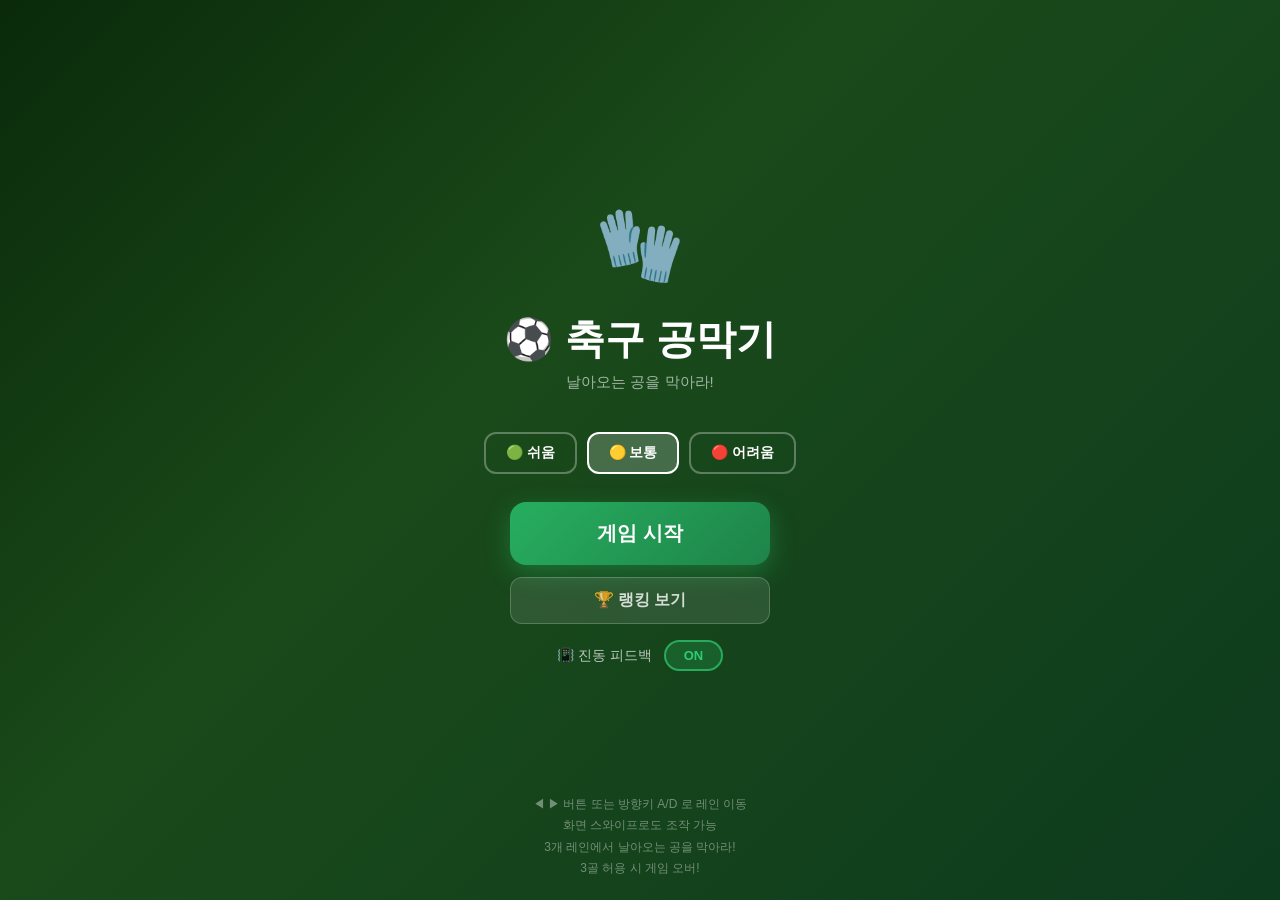
<file: index.html>
<!DOCTYPE html>
<html lang="ko">
<head>
  <meta charset="UTF-8">
  <meta name="viewport" content="width=device-width, initial-scale=1.0, maximum-scale=1.0, user-scalable=no">
  <meta name="mobile-web-app-capable" content="yes">
  <meta name="apple-mobile-web-app-capable" content="yes">
  <meta name="apple-mobile-web-app-status-bar-style" content="black-translucent">
  <title>⚽ 축구 공막기</title>
  <link rel="stylesheet" href="style.css">
</head>
<body>

  <!-- 게임 캔버스 -->
  <canvas id="gameCanvas"></canvas>

  <!-- HUD -->
  <div id="hud">
    <button class="hud-home-btn" id="hudHomeBtn" title="홈으로">⌂</button>
    <div class="score-box">
      <div class="label">막은 수</div>
      <div class="value" id="savedCount">0</div>
    </div>
    <div class="score-box">
      <div class="label">연속</div>
      <div class="value" id="streakCount">0</div>
      <div class="sub">🔥</div>
    </div>
    <div class="score-box">
      <div class="label">실점</div>
      <div class="value" id="goalCount">0</div>
      <div class="sub">/ 3회</div>
    </div>
  </div>

  <!-- 배너 광고 -->
  <div id="bannerAd"></div>

  <!-- 방향 컨트롤 (모바일) -->
  <div id="controls">
    <button class="ctrl-btn" id="btnLeft">◀</button>
    <div style="width:72px;height:72px;display:flex;align-items:center;justify-content:center;font-size:28px;opacity:0.3">🧤</div>
    <button class="ctrl-btn" id="btnRight">▶</button>
  </div>

  <!-- 시작 화면 -->
  <div id="startScreen">
    <div class="stadium-preview">🧤</div>
    <h1>⚽ 축구 공막기</h1>
    <p class="subtitle">날아오는 공을 막아라!</p>

    <div class="difficulty-select">
      <button class="diff-btn" data-diff="easy">🟢 쉬움</button>
      <button class="diff-btn selected" data-diff="normal">🟡 보통</button>
      <button class="diff-btn" data-diff="hard">🔴 어려움</button>
    </div>

    <button class="start-btn" id="startBtn">게임 시작</button>
    <button class="lb-btn" id="lbBtn">🏆 랭킹 보기</button>

    <div class="setting-row">
      <span class="setting-label">📳 진동 피드백</span>
      <button class="vib-toggle" id="vibToggle">ON</button>
    </div>

    <div class="how-to-play">
      ◀ ▶ 버튼 또는 방향키 A/D 로 레인 이동<br>
      화면 스와이프로도 조작 가능<br>
      3개 레인에서 날아오는 공을 막아라!<br>
      3골 허용 시 게임 오버!
    </div>
  </div>

  <!-- 게임오버 -->
  <div id="gameOverScreen">
    <div class="gameover-box">
      <h2>⚽ 게임 오버!</h2>
      <div class="gameover-stats">
        <div class="stat-card">
          <div class="stat-label">방어</div>
          <div class="stat-val" id="goSaved">0개</div>
        </div>
        <div class="stat-card">
          <div class="stat-label">실점</div>
          <div class="stat-val" id="goGoals" style="color:#e74c3c">0개</div>
        </div>
        <div class="stat-card">
          <div class="stat-label">최고 연속</div>
          <div class="stat-val" id="goStreak">0연속</div>
        </div>
        <div class="stat-card">
          <div class="stat-label">역대 최고</div>
          <div class="stat-val" id="goBest">0연속</div>
        </div>
      </div>
      <div class="gameover-buttons">
        <button class="revive-btn" id="reviveBtn">📺 광고 보고 부활하기</button>
        <button class="retry-btn" id="retryBtn">📺 광고 보고 다시 시작</button>
        <button class="home-btn" id="goHomeBtn">🏠 홈으로</button>
        <button class="share-btn" id="shareBtn">📤 점수 공유하기</button>
        <button class="lb-show-btn" id="lbShowBtn">🏆 랭킹 보기</button>
      </div>
    </div>
  </div>

  <script src="supabase.js"></script>
  <script src="game.js"></script>
</body>
</html>
</file>
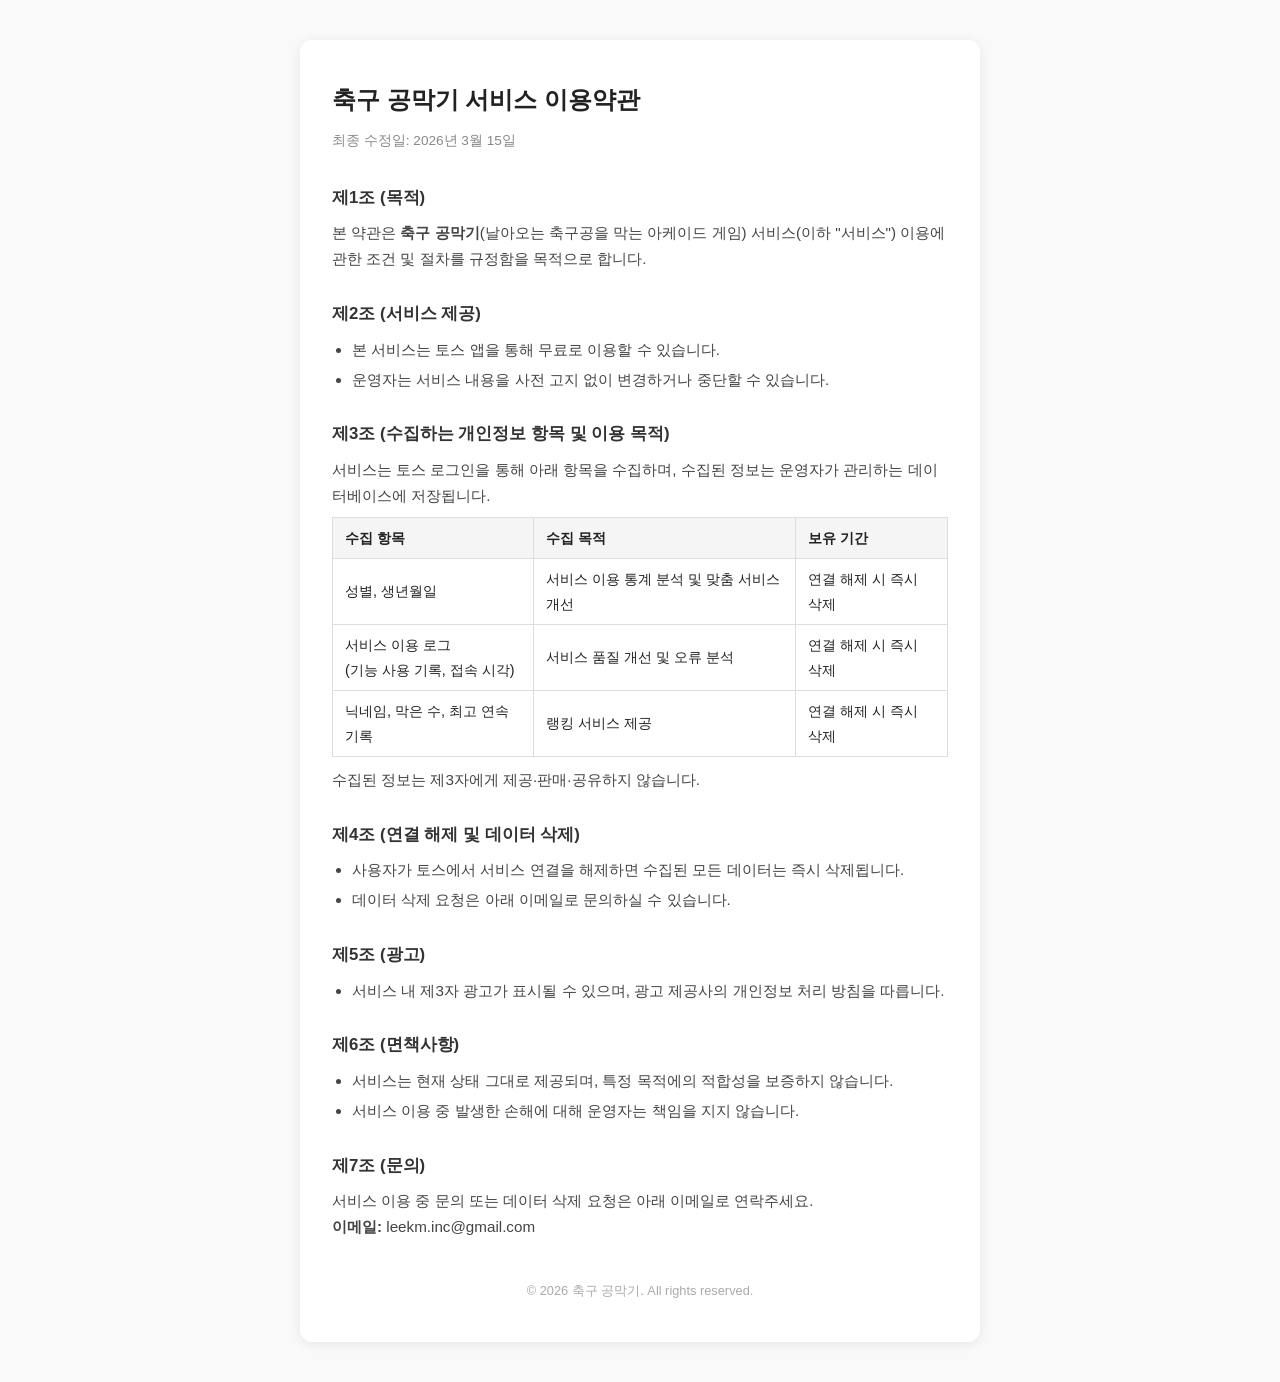
<file: terms.html>
<!DOCTYPE html>
<html lang="ko">
<head>
  <meta charset="UTF-8">
  <meta name="viewport" content="width=device-width, initial-scale=1.0">
  <title>축구 공막기 서비스 이용약관</title>
  <style>
    * { box-sizing: border-box; margin: 0; padding: 0; }
    body { font-family: -apple-system, BlinkMacSystemFont, 'Segoe UI', sans-serif;
            background: #f9f9f9; color: #222; line-height: 1.7; padding: 40px 20px; }
    .wrap { max-width: 680px; margin: 0 auto; background: #fff;
             border-radius: 12px; padding: 40px 32px; box-shadow: 0 2px 12px rgba(0,0,0,.08); }
    h1 { font-size: 1.5rem; margin-bottom: 8px; }
    .meta { color: #888; font-size: .85rem; margin-bottom: 32px; }
    h2 { font-size: 1.05rem; margin: 28px 0 8px; color: #333; }
    p, li { font-size: .95rem; color: #444; }
    ul { padding-left: 20px; }
    li { margin-bottom: 4px; }
    table { width: 100%; border-collapse: collapse; margin-top: 8px; font-size: .9rem; }
    th, td { border: 1px solid #ddd; padding: 8px 12px; text-align: left; }
    th { background: #f5f5f5; font-weight: 600; }
    footer { margin-top: 40px; font-size: .8rem; color: #aaa; text-align: center; }
  </style>
</head>
<body>
<div class="wrap">
  <h1>축구 공막기 서비스 이용약관</h1>
  <p class="meta">최종 수정일: 2026년 3월 15일</p>

  <h2>제1조 (목적)</h2>
  <p>본 약관은 <strong>축구 공막기</strong>(날아오는 축구공을 막는 아케이드 게임) 서비스(이하 "서비스") 이용에 관한 조건 및 절차를 규정함을 목적으로 합니다.</p>

  <h2>제2조 (서비스 제공)</h2>
  <ul>
    <li>본 서비스는 토스 앱을 통해 무료로 이용할 수 있습니다.</li>
    <li>운영자는 서비스 내용을 사전 고지 없이 변경하거나 중단할 수 있습니다.</li>
  </ul>

  <h2>제3조 (수집하는 개인정보 항목 및 이용 목적)</h2>
  <p>서비스는 토스 로그인을 통해 아래 항목을 수집하며, 수집된 정보는 운영자가 관리하는 데이터베이스에 저장됩니다.</p>
  <table>
    <tr><th>수집 항목</th><th>수집 목적</th><th>보유 기간</th></tr>
    <tr><td>성별, 생년월일</td><td>서비스 이용 통계 분석 및 맞춤 서비스 개선</td><td>연결 해제 시 즉시 삭제</td></tr>
    <tr><td>서비스 이용 로그<br>(기능 사용 기록, 접속 시각)</td><td>서비스 품질 개선 및 오류 분석</td><td>연결 해제 시 즉시 삭제</td></tr>
    <tr><td>닉네임, 막은 수, 최고 연속 기록</td><td>랭킹 서비스 제공</td><td>연결 해제 시 즉시 삭제</td></tr>
  </table>
  <p style="margin-top:10px">수집된 정보는 제3자에게 제공·판매·공유하지 않습니다.</p>

  <h2>제4조 (연결 해제 및 데이터 삭제)</h2>
  <ul>
    <li>사용자가 토스에서 서비스 연결을 해제하면 수집된 모든 데이터는 즉시 삭제됩니다.</li>
    <li>데이터 삭제 요청은 아래 이메일로 문의하실 수 있습니다.</li>
  </ul>

  <h2>제5조 (광고)</h2>
  <ul>
    <li>서비스 내 제3자 광고가 표시될 수 있으며, 광고 제공사의 개인정보 처리 방침을 따릅니다.</li>
  </ul>

  <h2>제6조 (면책사항)</h2>
  <ul>
    <li>서비스는 현재 상태 그대로 제공되며, 특정 목적에의 적합성을 보증하지 않습니다.</li>
    <li>서비스 이용 중 발생한 손해에 대해 운영자는 책임을 지지 않습니다.</li>
  </ul>

  <h2>제7조 (문의)</h2>
  <p>서비스 이용 중 문의 또는 데이터 삭제 요청은 아래 이메일로 연락주세요.<br>
  <strong>이메일:</strong> leekm.inc@gmail.com</p>

  <footer>© 2026 축구 공막기. All rights reserved.</footer>
</div>
</body>
</html>
</file>
<file: style.css>
* { margin: 0; padding: 0; box-sizing: border-box; -webkit-tap-highlight-color: transparent; }

html, body {
  width: 100%; height: 100%; overflow: hidden;
  background: #1a3a1a;
  font-family: -apple-system, BlinkMacSystemFont, 'Segoe UI', sans-serif;
  user-select: none;
}

#gameCanvas {
  display: block;
  position: absolute; top: 0; left: 50%;
  transform: translateX(-50%);
  touch-action: none;
}

/* HUD */
#hud {
  position: fixed; top: 0; left: 0; right: 0;
  display: flex; align-items: center; justify-content: space-between;
  gap: 8px;
  padding: 10px 12px;
  background: linear-gradient(to bottom, rgba(0,0,0,0.6), transparent);
  pointer-events: none; z-index: 10;
}
.hud-home-btn {
  pointer-events: all;
  background: rgba(255,255,255,0.12); backdrop-filter: blur(8px);
  border: none; border-radius: 10px;
  color: #fff; font-size: 18px;
  width: 38px; height: 38px;
  cursor: pointer; flex-shrink: 0;
  display: flex; align-items: center; justify-content: center;
  transition: background 0.15s, transform 0.1s;
}
.hud-home-btn:active { background: rgba(255,255,255,0.25); transform: scale(0.93); }

.score-box {
  background: rgba(255,255,255,0.15); backdrop-filter: blur(8px);
  border-radius: 12px; padding: 8px 14px;
  color: #fff; text-align: center;
  pointer-events: all;
}
.score-box .label { font-size: 11px; opacity: 0.8; font-weight: 600; text-transform: uppercase; letter-spacing: 0.5px; }
.score-box .value { font-size: 24px; font-weight: 900; }
.score-box .sub { font-size: 11px; opacity: 0.7; }

/* 컨트롤 버튼 영역 */
#controls {
  position: fixed; bottom: 60px; left: 0; right: 0;
  display: none; justify-content: center; align-items: center;
  gap: 16px; z-index: 20; padding: 0 16px;
}
#controls.active { display: flex; }
.ctrl-btn {
  width: 72px; height: 72px; border-radius: 50%; border: 3px solid rgba(255,255,255,0.4);
  background: rgba(255,255,255,0.15); backdrop-filter: blur(8px);
  color: #fff; font-size: 28px; cursor: pointer;
  display: flex; align-items: center; justify-content: center;
  transition: background 0.1s, transform 0.1s;
  -webkit-tap-highlight-color: transparent;
}
.ctrl-btn:active { background: rgba(255,255,255,0.35); transform: scale(0.93); }

/* 배너 광고 */
#bannerAd {
  position: fixed; bottom: 0; left: 0; right: 0; z-index: 15;
}
.banner-ad {
  background: rgba(0,0,0,0.6); backdrop-filter: blur(8px);
  border-top: 1px solid rgba(255,255,255,0.1);
  padding: 8px 16px; text-align: center;
  font-size: 13px; color: rgba(255,255,255,0.7);
  display: flex; align-items: center; justify-content: center; gap: 8px; height: 50px;
}
.ad-badge {
  background: #3182f6; color: #fff; padding: 2px 6px;
  border-radius: 4px; font-size: 10px; font-weight: 700;
}

/* 시작 화면 */
#startScreen {
  position: fixed; inset: 0;
  background: linear-gradient(135deg, #0a2a0a 0%, #1a4a1a 40%, #0d3b1e 100%);
  display: flex; flex-direction: column;
  align-items: center; justify-content: center;
  z-index: 100; text-align: center;
  padding: 20px 20px 32px;
  overflow-y: auto;   /* 내용이 넘칠 때 스크롤 가능 */
}
#startScreen h1 { font-size: 40px; color: #fff; font-weight: 900; margin-bottom: 6px; }
#startScreen .subtitle { color: rgba(255,255,255,0.6); font-size: 15px; margin-bottom: 40px; }
.stadium-preview { font-size: 72px; margin-bottom: 24px; animation: bounce 1s ease-in-out infinite alternate; }
@keyframes bounce { from { transform: translateY(0); } to { transform: translateY(-10px); } }

.difficulty-select {
  display: flex; gap: 10px; margin-bottom: 28px;
}
.diff-btn {
  padding: 10px 20px; border-radius: 12px; border: 2px solid rgba(255,255,255,0.3);
  background: transparent; color: #fff; font-size: 14px; font-weight: 700; cursor: pointer;
  transition: all 0.2s;
}
.diff-btn.selected { background: rgba(255,255,255,0.2); border-color: #fff; }

.start-btn {
  background: linear-gradient(135deg, #27ae60, #1e8449);
  color: #fff; border: none; border-radius: 16px;
  padding: 18px 48px; font-size: 20px; font-weight: 800;
  cursor: pointer; box-shadow: 0 8px 24px rgba(39,174,96,0.4);
  margin-bottom: 12px; width: 260px;
}
.lb-btn {
  background: rgba(255,255,255,0.1); color: rgba(255,255,255,0.8);
  border: 1px solid rgba(255,255,255,0.2);
  border-radius: 12px; padding: 12px 32px;
  font-size: 16px; font-weight: 600; cursor: pointer;
  width: 260px; margin-bottom: 16px;
}
/* 진동 토글 */
.setting-row {
  display: flex; align-items: center; gap: 12px;
  margin-bottom: 14px;
}
.setting-label {
  color: rgba(255,255,255,0.7); font-size: 14px;
}
.vib-toggle {
  padding: 6px 18px; border-radius: 20px;
  border: 2px solid rgba(46,204,113,0.7);
  background: rgba(46,204,113,0.2); color: #2ecc71;
  font-size: 13px; font-weight: 700; cursor: pointer;
  transition: all 0.2s;
}
.vib-toggle.off {
  border-color: rgba(255,255,255,0.2);
  background: rgba(255,255,255,0.05); color: rgba(255,255,255,0.3);
}

.how-to-play {
  position: absolute; bottom: 20px;
  color: rgba(255,255,255,0.4); font-size: 12px;
  line-height: 1.8; text-align: center;
}

/* 게임오버 */
#gameOverScreen {
  position: fixed; inset: 0;
  background: rgba(0,0,0,0.75); backdrop-filter: blur(4px);
  display: none; flex-direction: column;
  align-items: center; justify-content: center;
  z-index: 90;
}
#gameOverScreen.show { display: flex; animation: fadeIn 0.3s; }
.gameover-box {
  background: #fff; border-radius: 24px; padding: 32px 24px;
  width: min(360px, 88vw); text-align: center;
}
.gameover-box h2 { font-size: 26px; margin-bottom: 10px; }
.gameover-stats {
  display: grid; grid-template-columns: 1fr 1fr;
  gap: 10px; margin: 16px 0;
}
.stat-card {
  background: #f8f9fa; border-radius: 12px; padding: 12px;
}
.stat-card .stat-label { font-size: 12px; color: #999; margin-bottom: 4px; }
.stat-card .stat-val { font-size: 22px; font-weight: 900; color: #3182f6; }

.gameover-buttons { display: flex; flex-direction: column; gap: 10px; margin-top: 4px; }
.revive-btn {
  width: 100%; padding: 16px; border-radius: 14px; border: none;
  background: linear-gradient(135deg, #ff6b35, #f7c59f);
  color: #fff; font-size: 17px; font-weight: 800; cursor: pointer;
}
.revive-btn.used { background: #e0e0e0; color: #999; cursor: not-allowed; }
.retry-btn {
  width: 100%; padding: 16px; border-radius: 14px; border: none;
  background: #27ae60; color: #fff; font-size: 17px; font-weight: 700; cursor: pointer;
}
.home-btn {
  width: 100%; padding: 14px; border-radius: 14px; border: none;
  background: #f5f5f5; color: #555; font-size: 15px; font-weight: 600; cursor: pointer;
}
.share-btn, .lb-show-btn {
  width: 100%; padding: 14px; border-radius: 14px; border: none;
  background: #f0f4ff; color: #3182f6; font-size: 15px; font-weight: 600; cursor: pointer;
}

/* 공통 모달 */
.ad-overlay {
  position: fixed; inset: 0; background: rgba(0,0,0,0.88);
  display: flex; align-items: center; justify-content: center; z-index: 9999;
  animation: fadeIn 0.2s;
}
.ad-modal {
  background: #fff; border-radius: 20px; padding: 24px;
  width: min(340px, 90vw); text-align: center;
}
.ad-label { background: #f0f0f0; display: inline-block; padding: 2px 10px; border-radius: 4px; font-size: 11px; color: #888; margin-bottom: 12px; }
.ad-placeholder { background: #f8f8f8; border-radius: 12px; padding: 28px 16px; margin-bottom: 16px; }
.ad-icon { font-size: 48px; display: block; margin-bottom: 8px; }
.ad-placeholder p { color: #444; margin: 8px 0 16px; font-size: 15px; }
.ad-timer-bar { background: #e0e0e0; border-radius: 99px; height: 6px; overflow: hidden; margin-bottom: 8px; }
.ad-timer-fill { height: 100%; background: #3182f6; border-radius: 99px; width: 0; transition: width 1s linear; }
.ad-countdown { font-size: 13px; color: #999; }
.ad-skip-btn {
  width: 100%; padding: 14px; border-radius: 12px; border: none;
  background: #ccc; color: #fff; font-size: 16px; font-weight: 700; cursor: pointer;
}
.ad-skip-btn.ready { background: #3182f6; }
.modal-overlay {
  position: fixed; inset: 0; background: rgba(0,0,0,0.6);
  display: flex; align-items: center; justify-content: center; z-index: 9998; animation: fadeIn 0.2s;
}
.modal-box {
  background: #fff; border-radius: 20px; padding: 28px 24px;
  width: min(360px, 90vw); text-align: center; animation: slideUp 0.25s ease;
}
.modal-box h2 { margin: 0 0 12px; font-size: 22px; }
.final-score { font-size: 26px; margin: 8px 0; }
.final-score strong { color: #27ae60; }
.name-input {
  width: 100%; padding: 12px 16px; border-radius: 12px;
  border: 2px solid #e0e0e0; font-size: 16px; margin: 12px 0;
  outline: none; box-sizing: border-box; text-align: center;
}
.name-input:focus { border-color: #27ae60; }
.modal-buttons { display: flex; gap: 10px; }
.btn-primary {
  flex: 1; padding: 14px; border-radius: 12px; border: none;
  background: #27ae60; color: #fff; font-size: 16px; font-weight: 700; cursor: pointer;
}
.btn-secondary {
  flex: 1; padding: 14px; border-radius: 12px; border: none;
  background: #f0f0f0; color: #666; font-size: 16px; font-weight: 600; cursor: pointer;
}
.leaderboard-modal { max-height: 80vh; overflow-y: auto; }
.lb-table { width: 100%; border-collapse: collapse; margin: 12px 0; }
.lb-table th { background: #f8f9fa; padding: 8px; font-size: 13px; color: #666; }
.lb-table td { padding: 10px 8px; font-size: 15px; border-bottom: 1px solid #f0f0f0; }
.lb-table tr.highlight td { background: #e8f8f0; font-weight: 700; }

.toast {
  position: fixed; bottom: 68px; left: 50%;
  transform: translateX(-50%) translateY(20px);
  background: rgba(0,0,0,0.8); color: #fff; padding: 12px 20px;
  border-radius: 99px; font-size: 14px; z-index: 99999;
  opacity: 0; transition: all 0.3s; white-space: nowrap; pointer-events: none;
}
.toast.show { opacity: 1; transform: translateX(-50%) translateY(0); }

@keyframes fadeIn { from { opacity: 0 } to { opacity: 1 } }
@keyframes slideUp { from { transform: translateY(30px); opacity: 0 } to { transform: translateY(0); opacity: 1 } }
</file>
